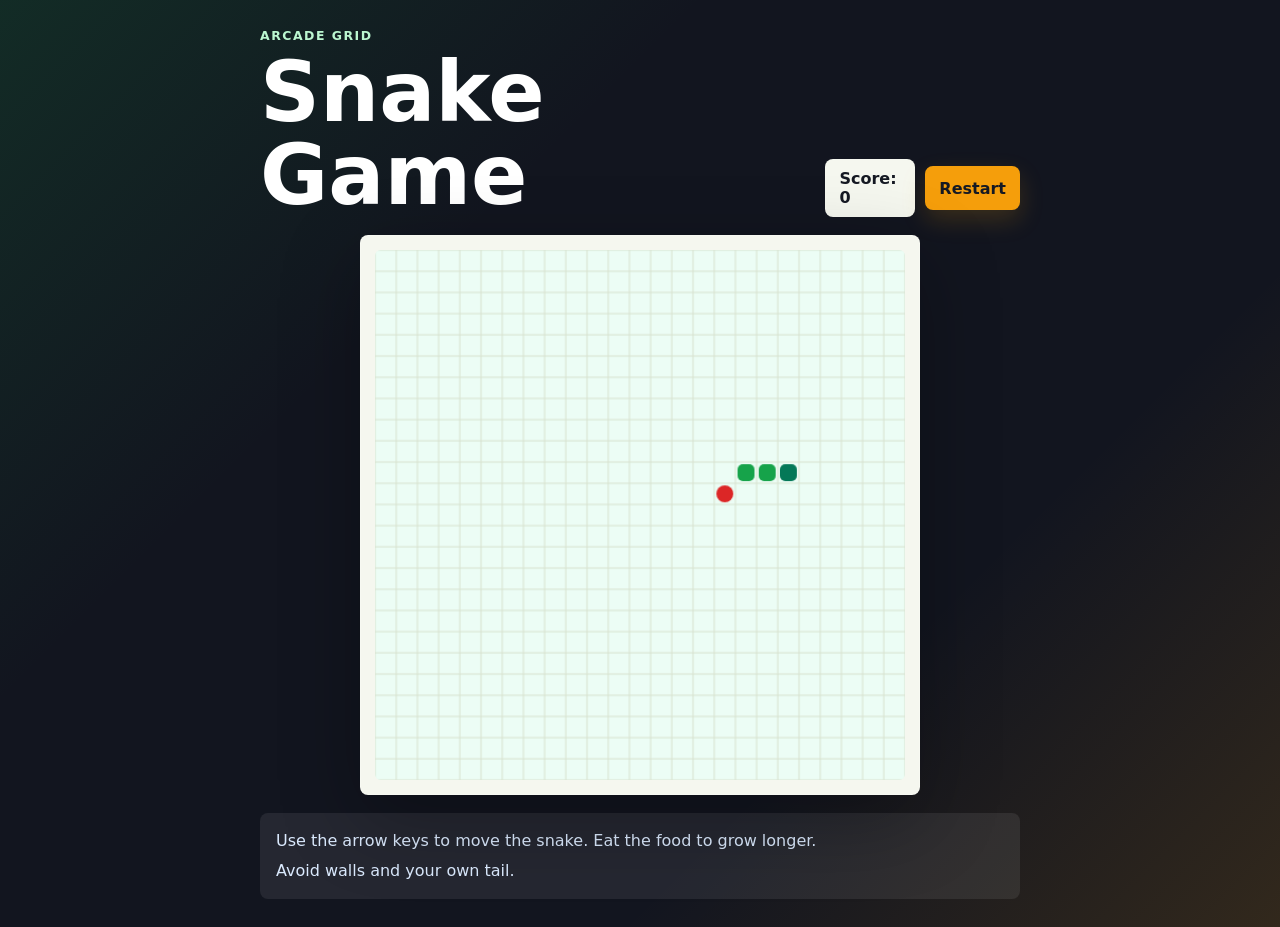
<file: snake game/index.html>
<!DOCTYPE html>
<html lang="en">
<head>
  <meta charset="UTF-8">
  <meta name="viewport" content="width=device-width, initial-scale=1.0">
  <title>Snake Game</title>
  <link rel="stylesheet" href="style.css">
</head>
<body>
  <main class="container">
    <header class="page-header">
      <div>
        <p class="eyebrow">Arcade Grid</p>
        <h1>Snake Game</h1>
      </div>
      <div class="top-bar">
        <div class="score-box">Score: <span id="score">0</span></div>
        <button id="restartBtn" type="button">Restart</button>
      </div>
    </header>

    <section class="game-area" aria-label="Snake game board">
      <canvas id="gameCanvas" width="500" height="500"></canvas>
      <div class="game-over hidden" id="gameOver">
        <h2>Game Over</h2>
        <p>Press Restart to play again</p>
      </div>
    </section>

    <section class="mobile-controls" aria-label="Mobile controls">
      <button type="button" data-direction="up" aria-label="Move up">Up</button>
      <div>
        <button type="button" data-direction="left" aria-label="Move left">Left</button>
        <button type="button" data-direction="down" aria-label="Move down">Down</button>
        <button type="button" data-direction="right" aria-label="Move right">Right</button>
      </div>
    </section>

    <section class="instructions">
      <p>Use the arrow keys to move the snake. Eat the food to grow longer.</p>
      <p>Avoid walls and your own tail.</p>
    </section>
  </main>

  <script src="script.js"></script>
</body>
</html>
</file>
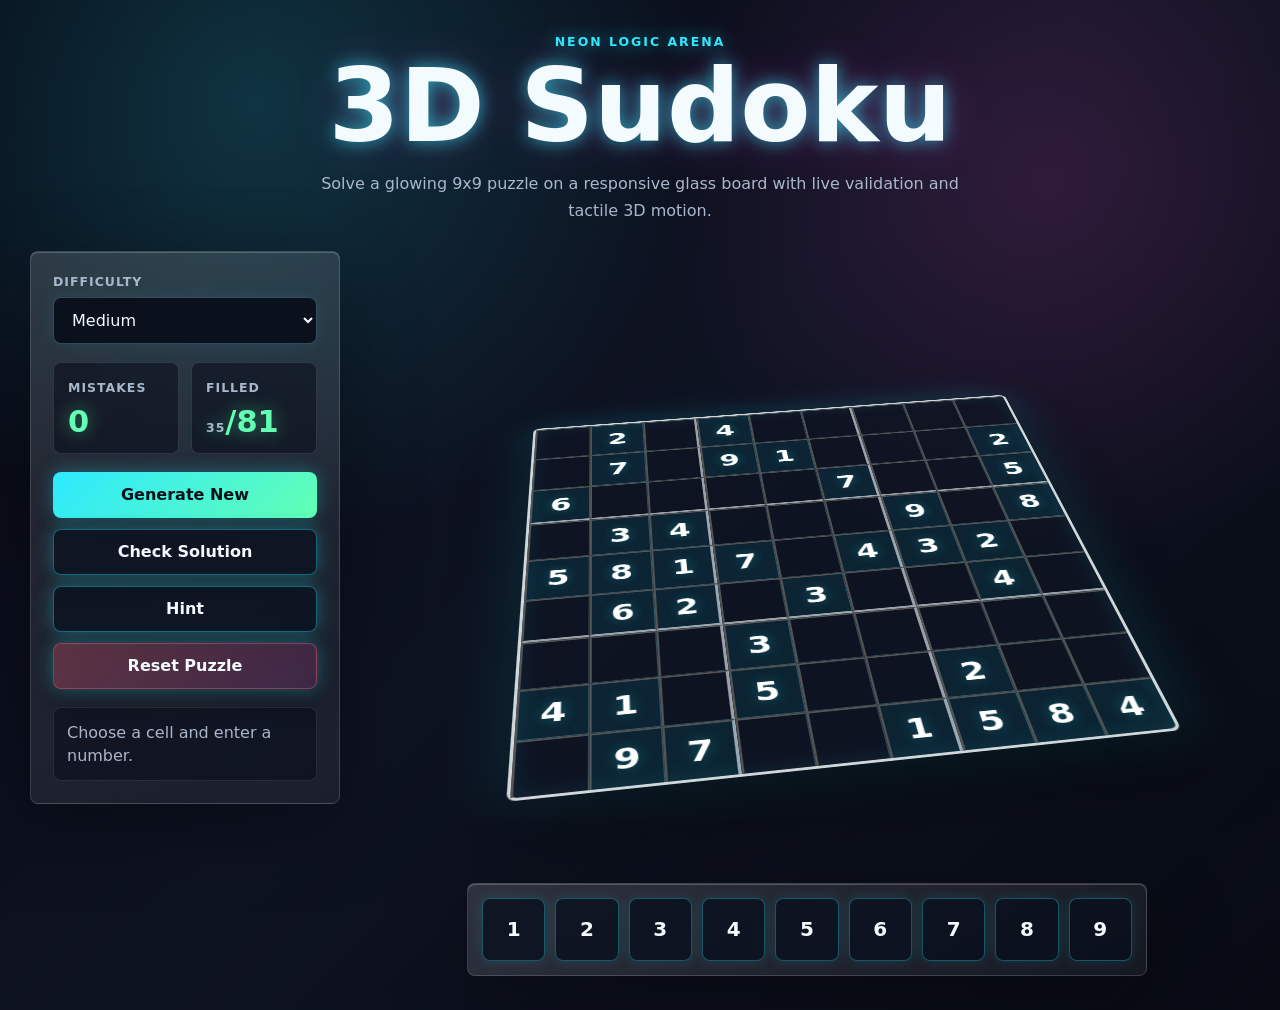
<file: sudoku/index.html>
<!DOCTYPE html>
<html lang="en">
<head>
  <meta charset="UTF-8">
  <meta name="viewport" content="width=device-width, initial-scale=1.0">
  <title>3D Sudoku</title>
  <link rel="stylesheet" href="style.css">
</head>
<body>
  <main class="app-shell">
    <section class="hero-panel">
      <div class="title-block">
        <p class="eyebrow">Neon Logic Arena</p>
        <h1>3D Sudoku</h1>
        <p class="subtitle">Solve a glowing 9x9 puzzle on a responsive glass board with live validation and tactile 3D motion.</p>
      </div>

      <div class="game-layout">
        <aside class="control-panel glass">
          <div class="panel-section">
            <label for="difficulty">Difficulty</label>
            <select id="difficulty" aria-label="Select difficulty">
              <option value="easy">Easy</option>
              <option value="medium" selected>Medium</option>
              <option value="hard">Hard</option>
            </select>
          </div>

          <div class="stats-grid" aria-label="Game statistics">
            <div class="stat-card">
              <span>Mistakes</span>
              <strong id="mistakeCount">0</strong>
            </div>
            <div class="stat-card">
              <span>Filled</span>
              <strong><span id="filledCount">0</span>/81</strong>
            </div>
          </div>

          <div class="button-stack">
            <button id="newPuzzle" class="neon-button" type="button">Generate New</button>
            <button id="checkSolution" class="neon-button secondary" type="button">Check Solution</button>
            <button id="hintButton" class="neon-button secondary" type="button">Hint</button>
            <button id="resetPuzzle" class="neon-button danger" type="button">Reset Puzzle</button>
          </div>

          <div id="message" class="message" role="status" aria-live="polite">Choose a cell and enter a number.</div>
        </aside>

        <section class="board-zone">
          <div class="board-orbit" id="boardOrbit">
            <div class="sudoku-board" id="sudokuBoard" aria-label="Sudoku board"></div>
          </div>

          <div class="keypad glass" id="keypad" aria-label="Number keypad"></div>
        </section>
      </div>
    </section>
  </main>

  <script src="script.js"></script>
</body>
</html>
</file>
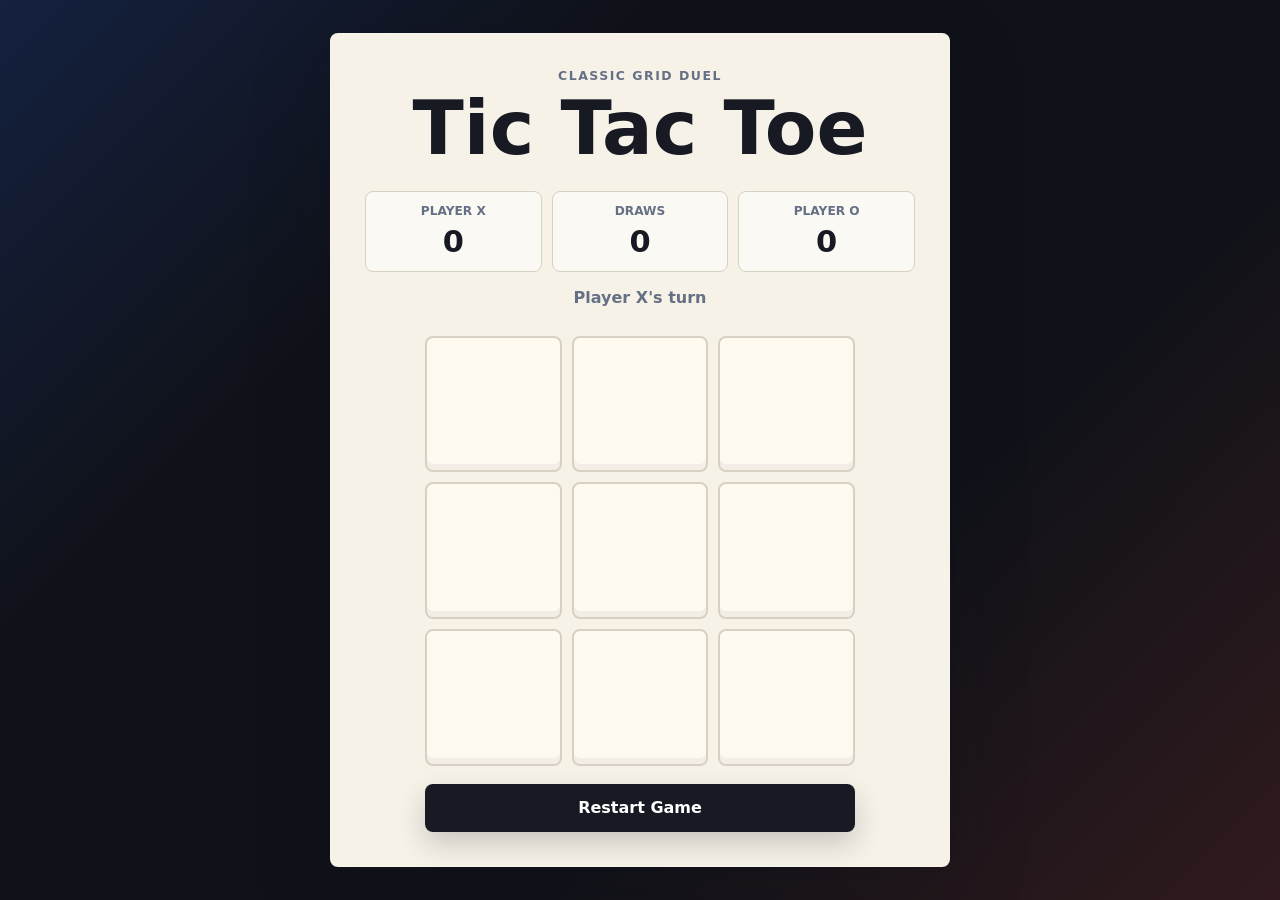
<file: tic tac toe/index.html>
<!DOCTYPE html>
<html lang="en">
<head>
  <meta charset="UTF-8">
  <meta name="viewport" content="width=device-width, initial-scale=1.0">
  <title>Tic Tac Toe</title>
  <link rel="stylesheet" href="style.css">
</head>
<body>
  <main class="container">
    <section class="game-card" aria-labelledby="gameTitle">
      <div class="title-row">
        <p class="eyebrow">Classic Grid Duel</p>
        <h1 id="gameTitle">Tic Tac Toe</h1>
      </div>

      <div class="scoreboard" aria-label="Scoreboard">
        <div>
          <span>Player X</span>
          <strong id="scoreX">0</strong>
        </div>
        <div>
          <span>Draws</span>
          <strong id="scoreDraw">0</strong>
        </div>
        <div>
          <span>Player O</span>
          <strong id="scoreO">0</strong>
        </div>
      </div>

      <p id="status" class="status" role="status" aria-live="polite">Player X's turn</p>

      <div class="board" id="board" aria-label="Tic Tac Toe board">
        <button class="cell" type="button" data-index="0" aria-label="Cell 1"></button>
        <button class="cell" type="button" data-index="1" aria-label="Cell 2"></button>
        <button class="cell" type="button" data-index="2" aria-label="Cell 3"></button>
        <button class="cell" type="button" data-index="3" aria-label="Cell 4"></button>
        <button class="cell" type="button" data-index="4" aria-label="Cell 5"></button>
        <button class="cell" type="button" data-index="5" aria-label="Cell 6"></button>
        <button class="cell" type="button" data-index="6" aria-label="Cell 7"></button>
        <button class="cell" type="button" data-index="7" aria-label="Cell 8"></button>
        <button class="cell" type="button" data-index="8" aria-label="Cell 9"></button>
      </div>

      <button id="restartBtn" class="restart-button" type="button">Restart Game</button>
    </section>
  </main>

  <script src="script.js"></script>
</body>
</html>
</file>
<file: snake game/style.css>
:root {
  --bg: #12151f;
  --panel: #f5f7ef;
  --ink: #151923;
  --muted: #667085;
  --grid: #d8e3d0;
  --snake: #16a34a;
  --snake-head: #047857;
  --food: #dc2626;
  --accent: #f59e0b;
  --shadow: rgba(0, 0, 0, 0.28);
}

* {
  box-sizing: border-box;
}

body {
  min-height: 100vh;
  margin: 0;
  color: var(--ink);
  font-family: Inter, ui-sans-serif, system-ui, -apple-system, BlinkMacSystemFont, "Segoe UI", sans-serif;
  background:
    linear-gradient(135deg, rgba(22, 163, 74, 0.16), transparent 32%),
    linear-gradient(315deg, rgba(245, 158, 11, 0.14), transparent 30%),
    var(--bg);
}

button {
  font: inherit;
}

.container {
  width: min(100% - 28px, 760px);
  min-height: 100vh;
  margin: 0 auto;
  padding: 28px 0;
  display: grid;
  align-content: center;
  gap: 18px;
}

.page-header {
  display: flex;
  align-items: end;
  justify-content: space-between;
  gap: 18px;
  color: #fff;
}

.eyebrow {
  margin: 0 0 8px;
  color: #bbf7d0;
  font-size: 0.78rem;
  font-weight: 800;
  letter-spacing: 0.12em;
  text-transform: uppercase;
}

h1,
h2,
p {
  margin: 0;
  letter-spacing: 0;
}

h1 {
  font-size: clamp(2.5rem, 8vw, 5.2rem);
  line-height: 1;
}

.top-bar {
  display: flex;
  align-items: center;
  gap: 10px;
}

.score-box,
#restartBtn {
  min-height: 44px;
  padding: 10px 14px;
  border-radius: 8px;
  font-weight: 900;
}

.score-box {
  color: var(--ink);
  background: var(--panel);
}

#restartBtn,
.mobile-controls button {
  border: 0;
  color: var(--ink);
  cursor: pointer;
  background: var(--accent);
  box-shadow: 0 10px 24px rgba(245, 158, 11, 0.18);
  transition: transform 150ms ease, filter 150ms ease;
}

#restartBtn:hover,
.mobile-controls button:hover {
  transform: translateY(-2px);
  filter: brightness(1.05);
}

.game-area {
  position: relative;
  width: min(100%, 560px);
  aspect-ratio: 1;
  margin: 0 auto;
  padding: 14px;
  border: 1px solid rgba(255, 255, 255, 0.2);
  border-radius: 8px;
  background: var(--panel);
  box-shadow: 0 24px 80px var(--shadow);
}

canvas {
  width: 100%;
  height: 100%;
  display: block;
  border-radius: 6px;
  background: #ecfdf5;
}

.game-over {
  position: absolute;
  inset: 14px;
  display: grid;
  place-content: center;
  gap: 10px;
  border-radius: 6px;
  color: #fff;
  text-align: center;
  background: rgba(18, 21, 31, 0.82);
}

.game-over h2 {
  font-size: clamp(2rem, 7vw, 4rem);
}

.game-over p {
  color: #d1d5db;
  font-weight: 700;
}

.hidden {
  display: none;
}

.mobile-controls {
  display: none;
  justify-items: center;
  gap: 8px;
}

.mobile-controls div {
  display: grid;
  grid-template-columns: repeat(3, 76px);
  gap: 8px;
}

.mobile-controls button {
  min-height: 46px;
  border-radius: 8px;
  font-weight: 900;
}

.instructions {
  display: grid;
  gap: 6px;
  padding: 16px;
  border-radius: 8px;
  color: #dbeafe;
  background: rgba(255, 255, 255, 0.08);
}

.instructions p {
  line-height: 1.5;
}

@media (max-width: 620px) {
  .page-header {
    align-items: start;
    flex-direction: column;
  }

  .top-bar {
    width: 100%;
    justify-content: space-between;
  }

  .mobile-controls {
    display: grid;
  }
}
</file>
<file: sudoku/style.css>
:root {
  --bg: #070912;
  --panel: rgba(18, 26, 48, 0.58);
  --panel-strong: rgba(20, 32, 60, 0.82);
  --line: rgba(148, 234, 255, 0.28);
  --line-strong: rgba(238, 248, 255, 0.62);
  --text: #f4fbff;
  --muted: #a9b7cc;
  --cyan: #2ee9ff;
  --pink: #ff4fd8;
  --green: #62ffb4;
  --red: #ff5f76;
  --gold: #ffd166;
}

* {
  box-sizing: border-box;
}

body {
  min-height: 100vh;
  margin: 0;
  color: var(--text);
  font-family: Inter, ui-sans-serif, system-ui, -apple-system, BlinkMacSystemFont, "Segoe UI", sans-serif;
  background:
    radial-gradient(circle at 20% 10%, rgba(46, 233, 255, 0.18), transparent 28rem),
    radial-gradient(circle at 82% 18%, rgba(255, 79, 216, 0.14), transparent 24rem),
    linear-gradient(135deg, #060813 0%, #0e1322 48%, #080b14 100%);
  overflow-x: hidden;
}

button,
select {
  font: inherit;
}

.app-shell {
  width: min(1220px, calc(100% - 32px));
  min-height: 100vh;
  margin: 0 auto;
  padding: 34px 0;
  display: grid;
  place-items: center;
}

.hero-panel {
  width: 100%;
  animation: floatIn 700ms ease both;
}

.title-block {
  text-align: center;
  margin-bottom: 26px;
}

.eyebrow {
  margin: 0 0 8px;
  color: var(--cyan);
  font-size: 0.78rem;
  font-weight: 800;
  letter-spacing: 0.16em;
  text-transform: uppercase;
  text-shadow: 0 0 18px rgba(46, 233, 255, 0.7);
}

h1 {
  margin: 0;
  font-size: clamp(3rem, 8vw, 6.8rem);
  line-height: 0.95;
  letter-spacing: 0;
  text-shadow:
    0 0 18px rgba(46, 233, 255, 0.65),
    0 0 46px rgba(255, 79, 216, 0.26);
}

.subtitle {
  max-width: 680px;
  margin: 16px auto 0;
  color: var(--muted);
  line-height: 1.7;
}

.game-layout {
  display: grid;
  grid-template-columns: minmax(250px, 310px) 1fr;
  gap: 24px;
  align-items: start;
}

.glass {
  border: 1px solid rgba(255, 255, 255, 0.14);
  background: linear-gradient(150deg, rgba(255, 255, 255, 0.14), rgba(255, 255, 255, 0.05));
  box-shadow: 0 24px 80px rgba(0, 0, 0, 0.34), inset 0 1px 0 rgba(255, 255, 255, 0.2);
  backdrop-filter: blur(18px);
}

.control-panel {
  position: sticky;
  top: 24px;
  padding: 22px;
  border-radius: 8px;
}

.panel-section {
  display: grid;
  gap: 8px;
}

label,
.stat-card span {
  color: var(--muted);
  font-size: 0.78rem;
  font-weight: 800;
  letter-spacing: 0.08em;
  text-transform: uppercase;
}

select {
  width: 100%;
  padding: 12px 14px;
  color: var(--text);
  border: 1px solid var(--line);
  border-radius: 8px;
  outline: none;
  background: rgba(6, 11, 23, 0.86);
  box-shadow: 0 0 20px rgba(46, 233, 255, 0.08);
  transition: border-color 180ms ease, box-shadow 180ms ease;
}

select:focus {
  border-color: var(--cyan);
  box-shadow: 0 0 26px rgba(46, 233, 255, 0.24);
}

.stats-grid {
  display: grid;
  grid-template-columns: 1fr 1fr;
  gap: 12px;
  margin: 18px 0;
}

.stat-card {
  min-height: 86px;
  padding: 14px;
  border: 1px solid rgba(255, 255, 255, 0.12);
  border-radius: 8px;
  background: rgba(6, 10, 22, 0.52);
}

.stat-card strong {
  display: block;
  margin-top: 8px;
  font-size: 1.9rem;
  color: var(--green);
  text-shadow: 0 0 18px rgba(98, 255, 180, 0.48);
}

.button-stack {
  display: grid;
  gap: 11px;
}

.neon-button {
  min-height: 46px;
  padding: 12px 16px;
  color: #06111a;
  font-weight: 900;
  border: 0;
  border-radius: 8px;
  cursor: pointer;
  background: linear-gradient(135deg, var(--cyan), var(--green));
  box-shadow: 0 0 18px rgba(46, 233, 255, 0.35), 0 10px 28px rgba(0, 0, 0, 0.28);
  transition: transform 180ms ease, box-shadow 180ms ease, filter 180ms ease;
}

.neon-button:hover {
  transform: translateY(-2px);
  filter: saturate(1.14);
  box-shadow: 0 0 30px rgba(46, 233, 255, 0.55), 0 14px 34px rgba(0, 0, 0, 0.32);
}

.neon-button:active {
  transform: translateY(0) scale(0.98);
}

.neon-button.secondary {
  color: var(--text);
  border: 1px solid rgba(46, 233, 255, 0.38);
  background: rgba(9, 16, 30, 0.7);
}

.neon-button.danger {
  color: var(--text);
  border: 1px solid rgba(255, 95, 118, 0.38);
  background: linear-gradient(135deg, rgba(255, 95, 118, 0.28), rgba(255, 79, 216, 0.14));
}

.message {
  min-height: 54px;
  margin-top: 18px;
  padding: 13px;
  color: var(--muted);
  line-height: 1.45;
  border: 1px solid rgba(255, 255, 255, 0.1);
  border-radius: 8px;
  background: rgba(6, 10, 22, 0.46);
}

.message.good {
  color: var(--green);
}

.message.bad {
  color: var(--red);
}

.board-zone {
  display: grid;
  gap: 22px;
  justify-items: center;
}

.board-orbit {
  width: min(74vw, 610px);
  aspect-ratio: 1;
  display: grid;
  place-items: center;
  perspective: 1200px;
  animation: hoverFloat 5s ease-in-out infinite;
}

.sudoku-board {
  width: min(100%, 560px);
  aspect-ratio: 1;
  display: grid;
  grid-template-columns: repeat(9, 1fr);
  grid-template-rows: repeat(9, 1fr);
  border: 3px solid rgba(246, 254, 255, 0.84);
  border-radius: 8px;
  background: rgba(8, 13, 27, 0.78);
  box-shadow:
    0 36px 70px rgba(0, 0, 0, 0.48),
    0 0 60px rgba(46, 233, 255, 0.22),
    inset 0 0 26px rgba(46, 233, 255, 0.1);
  transform: rotateX(52deg) rotateZ(-8deg);
  transform-style: preserve-3d;
  transition: transform 160ms ease-out;
}

.cell {
  display: grid;
  place-items: center;
  min-width: 0;
  color: var(--text);
  font-size: clamp(1rem, 4vw, 2rem);
  font-weight: 900;
  border-right: 1px solid var(--line);
  border-bottom: 1px solid var(--line);
  cursor: pointer;
  user-select: none;
  background: rgba(255, 255, 255, 0.025);
  text-shadow: 0 0 14px rgba(46, 233, 255, 0.28);
  transition: background 150ms ease, color 150ms ease, transform 150ms ease, box-shadow 150ms ease;
}

.cell:nth-child(9n) {
  border-right: 0;
}

.cell:nth-child(n + 73) {
  border-bottom: 0;
}

.cell.block-right {
  border-right: 3px solid var(--line-strong);
}

.cell.block-bottom {
  border-bottom: 3px solid var(--line-strong);
}

.cell:hover {
  background: rgba(46, 233, 255, 0.14);
  transform: translateZ(8px);
}

.cell.fixed {
  color: #ffffff;
  background: rgba(46, 233, 255, 0.1);
}

.cell.selected {
  color: #06111a;
  background: linear-gradient(135deg, var(--cyan), var(--green));
  box-shadow: inset 0 0 18px rgba(255, 255, 255, 0.42), 0 0 18px rgba(46, 233, 255, 0.45);
  transform: translateZ(14px);
}

.cell.highlight {
  background: rgba(255, 255, 255, 0.11);
}

.cell.same-number {
  color: var(--gold);
  background: rgba(255, 209, 102, 0.12);
}

.cell.error {
  color: #fff;
  background: rgba(255, 95, 118, 0.34);
  box-shadow: inset 0 0 16px rgba(255, 95, 118, 0.28);
}

.cell.hint {
  animation: hintPulse 900ms ease;
}

.keypad {
  width: min(100%, 680px);
  display: grid;
  grid-template-columns: repeat(9, minmax(42px, 1fr));
  gap: 10px;
  padding: 14px;
  border-radius: 8px;
}

.number-button {
  aspect-ratio: 1;
  color: var(--text);
  font-size: 1.25rem;
  font-weight: 900;
  border: 1px solid rgba(46, 233, 255, 0.32);
  border-radius: 8px;
  cursor: pointer;
  background: rgba(8, 14, 28, 0.74);
  box-shadow: 0 0 14px rgba(46, 233, 255, 0.12);
  transition: transform 160ms ease, background 160ms ease, box-shadow 160ms ease;
}

.number-button:hover {
  transform: translateY(-4px) scale(1.04);
  background: rgba(46, 233, 255, 0.2);
  box-shadow: 0 0 24px rgba(46, 233, 255, 0.36);
}

.number-button:active {
  transform: translateY(0) scale(0.96);
}

@keyframes hoverFloat {
  0%, 100% {
    transform: translateY(0);
  }
  50% {
    transform: translateY(-12px);
  }
}

@keyframes floatIn {
  from {
    opacity: 0;
    transform: translateY(18px);
  }
  to {
    opacity: 1;
    transform: translateY(0);
  }
}

@keyframes hintPulse {
  0%, 100% {
    box-shadow: 0 0 0 rgba(255, 209, 102, 0);
  }
  45% {
    box-shadow: inset 0 0 24px rgba(255, 209, 102, 0.72), 0 0 24px rgba(255, 209, 102, 0.72);
  }
}

@media (max-width: 900px) {
  .app-shell {
    width: min(100% - 22px, 760px);
    padding: 22px 0;
  }

  .game-layout {
    grid-template-columns: 1fr;
  }

  .control-panel {
    position: static;
    order: 2;
  }

  .board-zone {
    order: 1;
  }

  .board-orbit {
    width: min(92vw, 560px);
  }

  .sudoku-board {
    transform: rotateX(45deg) rotateZ(-6deg);
  }
}

@media (max-width: 560px) {
  .subtitle {
    font-size: 0.95rem;
  }

  .stats-grid {
    grid-template-columns: 1fr;
  }

  .keypad {
    grid-template-columns: repeat(3, 1fr);
  }

  .number-button {
    aspect-ratio: auto;
    min-height: 48px;
  }
}
</file>
<file: tic tac toe/style.css>
:root {
  --bg: #101219;
  --card: #f7f2e8;
  --ink: #171923;
  --muted: #667085;
  --line: #d8d0c2;
  --x: #2563eb;
  --o: #d94635;
  --win: #19a974;
  --shadow: rgba(16, 18, 25, 0.24);
}

* {
  box-sizing: border-box;
}

body {
  min-height: 100vh;
  margin: 0;
  color: var(--ink);
  font-family: Inter, ui-sans-serif, system-ui, -apple-system, BlinkMacSystemFont, "Segoe UI", sans-serif;
  background:
    linear-gradient(135deg, rgba(37, 99, 235, 0.18), transparent 30%),
    linear-gradient(315deg, rgba(217, 70, 53, 0.16), transparent 34%),
    var(--bg);
}

button {
  font: inherit;
}

.container {
  min-height: 100vh;
  width: min(100% - 28px, 620px);
  margin: 0 auto;
  display: grid;
  place-items: center;
  padding: 28px 0;
}

.game-card {
  width: 100%;
  padding: clamp(20px, 5vw, 34px);
  border: 1px solid rgba(255, 255, 255, 0.28);
  border-radius: 8px;
  background: var(--card);
  box-shadow: 0 24px 80px var(--shadow);
}

.title-row {
  text-align: center;
}

.eyebrow {
  margin: 0 0 8px;
  color: var(--muted);
  font-size: 0.78rem;
  font-weight: 800;
  letter-spacing: 0.12em;
  text-transform: uppercase;
}

h1 {
  margin: 0;
  font-size: clamp(2.4rem, 9vw, 4.7rem);
  line-height: 1;
  letter-spacing: 0;
}

.scoreboard {
  display: grid;
  grid-template-columns: repeat(3, 1fr);
  gap: 10px;
  margin: 24px 0 16px;
}

.scoreboard div {
  min-height: 76px;
  padding: 12px;
  border: 1px solid var(--line);
  border-radius: 8px;
  background: rgba(255, 255, 255, 0.54);
  text-align: center;
}

.scoreboard span {
  display: block;
  color: var(--muted);
  font-size: 0.76rem;
  font-weight: 800;
  text-transform: uppercase;
}

.scoreboard strong {
  display: block;
  margin-top: 6px;
  font-size: 1.9rem;
}

.status {
  min-height: 32px;
  margin: 0 0 16px;
  color: var(--muted);
  font-weight: 800;
  text-align: center;
}

.board {
  display: grid;
  grid-template-columns: repeat(3, 1fr);
  gap: 10px;
  width: min(100%, 430px);
  aspect-ratio: 1;
  margin: 0 auto;
}

.cell {
  display: grid;
  place-items: center;
  min-width: 0;
  border: 2px solid var(--line);
  border-radius: 8px;
  color: var(--ink);
  font-size: clamp(2.8rem, 15vw, 5.7rem);
  font-weight: 900;
  line-height: 1;
  cursor: pointer;
  background: #fffaf0;
  box-shadow: inset 0 -6px 0 rgba(23, 25, 35, 0.05);
  transition: transform 150ms ease, border-color 150ms ease, background 150ms ease;
}

.cell:hover:not(:disabled) {
  transform: translateY(-3px);
  border-color: #8b8174;
  background: #ffffff;
}

.cell:disabled {
  cursor: default;
}

.cell.x {
  color: var(--x);
}

.cell.o {
  color: var(--o);
}

.cell.win {
  color: #fff;
  border-color: var(--win);
  background: var(--win);
}

.restart-button {
  width: min(100%, 430px);
  min-height: 48px;
  margin: 18px auto 0;
  display: block;
  border: 0;
  border-radius: 8px;
  color: #fff;
  font-weight: 900;
  cursor: pointer;
  background: var(--ink);
  box-shadow: 0 12px 28px rgba(23, 25, 35, 0.2);
  transition: transform 150ms ease, background 150ms ease;
}

.restart-button:hover {
  transform: translateY(-2px);
  background: #2b2f3a;
}

@media (max-width: 430px) {
  .scoreboard {
    grid-template-columns: 1fr;
  }

  .scoreboard div {
    min-height: 64px;
  }
}
</file>
